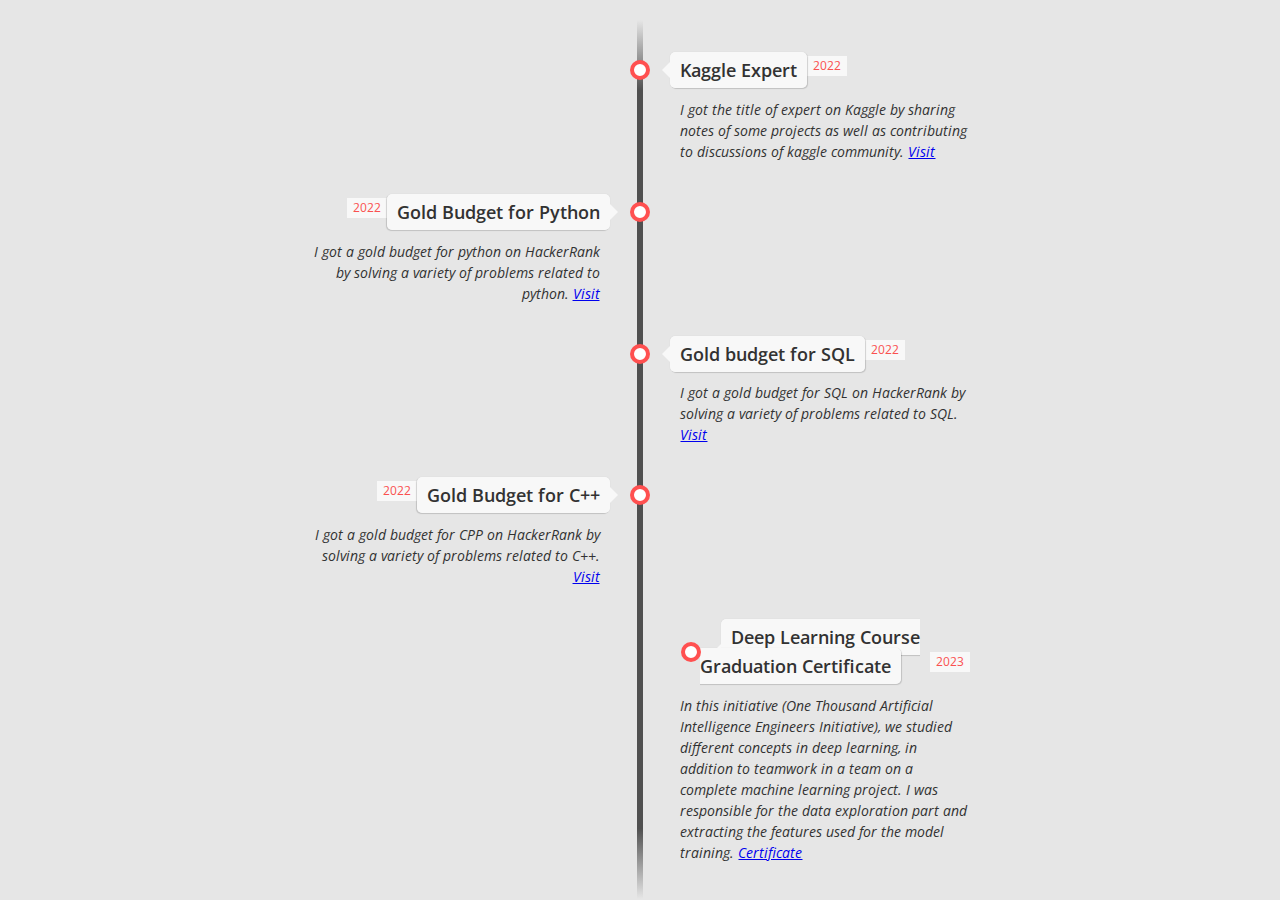
<file: index.html>
<html>
<head> 
	<title>Achievments</title>
<link rel='stylesheet' href = 'style.css'> 
<link rel="icon" type="image/x-icon" href="favicon.ico">
</head>
<body>
<link href='https://fonts.googleapis.com/css?family=Open+Sans:400,300,300italic,400italic,600,600italic,700,700italic' rel='stylesheet' type='text/css'>
  
<!-- The Timeline -->

<ul class="timeline">

	<!-- Item 1 -->
	<li>
		<div class="direction-r">
			<div class="flag-wrapper">
				<span class="flag">Kaggle Expert</span>
				<span class="time-wrapper"><span class="time">2022</span></span>
			</div>
			<div class="desc">I got the title of expert on Kaggle by sharing notes of some projects as well as contributing to discussions of kaggle community. <a href = "https://www.kaggle.com/andls555">Visit</a></div>
		</div>
	</li>
  
	<!-- Item 2 -->
	<li>
		<div class="direction-l">
			<div class="flag-wrapper">
				<span class="flag">Gold Budget for Python</span>
				<span class="time-wrapper"><span class="time">2022</span></span>
			</div>
			<div class="desc">I got a gold budget for python on HackerRank by solving a variety of problems related to python.
            <a href = "https://www.hackerrank.com/mohamed455?hr_r=1">Visit</a>
			</div>
		</div>
	</li>

	<!-- Item 3 -->
	<li>
		<div class="direction-r">
			<div class="flag-wrapper">
				<span class="flag">Gold budget for SQL</span>
				<span class="time-wrapper"><span class="time">2022</span></span>
			</div>
			<div class="desc">I got a gold budget for SQL on HackerRank by solving a variety of problems related to SQL.
            <a href = "https://www.hackerrank.com/mohamed455?hr_r=1">Visit</a>
			</div>
		</div>
	</li>
	<!-- Item 3 !-->
	<li>
		<div class="direction-l">
			<div class="flag-wrapper">
				<span class="flag">Gold Budget for C++</span>
				<span class="time-wrapper"><span class="time">2022</span></span>
			</div>
			<div class="desc">I got a gold budget for CPP on HackerRank by solving a variety of problems related to C++.
            <a href = "https://www.hackerrank.com/mohamed455?hr_r=1">Visit</a>
			</div>
		</div>
	</li>
	<!-- Item 4 -->
             <li>
		<div class="direction-r">
			<div class="flag-wrapper">
				<span class="flag">Deep Learning Course Graduation Certificate</span>
				<span class="time-wrapper"><span class="time">2023</span></span>
			</div>
			<div class="desc">In this initiative (One Thousand Artificial Intelligence Engineers Initiative), we studied different concepts in deep learning, in addition to teamwork in a team on a complete machine learning project. I was responsible for the data exploration part and extracting the features used for the model training.
            <a href = "https://drive.google.com/file/d/1XRBFucK48uBZG5_MasB3CyJKayBPuKv8/view?usp=sharing">Certificate</a>

			</div>
		</div>
	</li>


</ul>

</body>
</html>
</file>
<file: style.css>
body {  
  margin: 0;
  padding: 0;
  background: rgb(230,230,230);
  
  color: rgb(50,50,50);
  font-family: 'Open Sans', sans-serif;
  font-size: 112.5%;
  line-height: 1.6em;
}

/* ================ The Timeline ================ */

.timeline {
  position: relative;
  width: 660px;
  margin: 0 auto;
  margin-top: 20px;
  padding: 1em 0;
  list-style-type: none;
}

.timeline:before {
  position: absolute;
  left: 50%;
  top: 0;
  content: ' ';
  display: block;
  width: 6px;
  height: 100%;
  margin-left: -3px;
  background: rgb(80,80,80);
  background: -moz-linear-gradient(top, rgba(80,80,80,0) 0%, rgb(80,80,80) 8%, rgb(80,80,80) 92%, rgba(80,80,80,0) 100%);
  background: -webkit-gradient(linear, left top, left bottom, color-stop(0%,rgba(30,87,153,1)), color-stop(100%,rgba(125,185,232,1)));
  background: -webkit-linear-gradient(top, rgba(80,80,80,0) 0%, rgb(80,80,80) 8%, rgb(80,80,80) 92%, rgba(80,80,80,0) 100%);
  background: -o-linear-gradient(top, rgba(80,80,80,0) 0%, rgb(80,80,80) 8%, rgb(80,80,80) 92%, rgba(80,80,80,0) 100%);
  background: -ms-linear-gradient(top, rgba(80,80,80,0) 0%, rgb(80,80,80) 8%, rgb(80,80,80) 92%, rgba(80,80,80,0) 100%);
  background: linear-gradient(to bottom, rgba(80,80,80,0) 0%, rgb(80,80,80) 8%, rgb(80,80,80) 92%, rgba(80,80,80,0) 100%);
  
  z-index: 5;
}

.timeline li {
  padding: 1em 0;
}

.timeline li:after {
  content: "";
  display: block;
  height: 0;
  clear: both;
  visibility: hidden;
}

.direction-l {
  position: relative;
  width: 300px;
  float: left;
  text-align: right;
}

.direction-r {
  position: relative;
  width: 300px;
  float: right;
}

.flag-wrapper {
  position: relative;
  display: inline-block;
  
  text-align: center;
}

.flag {
  position: relative;
  display: inline;
  background: rgb(248,248,248);
  padding: 6px 10px;
  border-radius: 5px;
  
  font-weight: 600;
  text-align: left;
}

.direction-l .flag {
  -webkit-box-shadow: -1px 1px 1px rgba(0,0,0,0.15), 0 0 1px rgba(0,0,0,0.15);
  -moz-box-shadow: -1px 1px 1px rgba(0,0,0,0.15), 0 0 1px rgba(0,0,0,0.15);
  box-shadow: -1px 1px 1px rgba(0,0,0,0.15), 0 0 1px rgba(0,0,0,0.15);
}

.direction-r .flag {
  -webkit-box-shadow: 1px 1px 1px rgba(0,0,0,0.15), 0 0 1px rgba(0,0,0,0.15);
  -moz-box-shadow: 1px 1px 1px rgba(0,0,0,0.15), 0 0 1px rgba(0,0,0,0.15);
  box-shadow: 1px 1px 1px rgba(0,0,0,0.15), 0 0 1px rgba(0,0,0,0.15);
}

.direction-l .flag:before,
.direction-r .flag:before {
  position: absolute;
  top: 50%;
  right: -40px;
  content: ' ';
  display: block;
  width: 12px;
  height: 12px;
  margin-top: -10px;
  background: #fff;
  border-radius: 10px;
  border: 4px solid rgb(255,80,80);
  z-index: 10;
}

.direction-r .flag:before {
  left: -40px;
}

.direction-l .flag:after {
  content: "";
  position: absolute;
  left: 100%;
  top: 50%;
  height: 0;
  width: 0;
  margin-top: -8px;
  border: solid transparent;
  border-left-color: rgb(248,248,248);
  border-width: 8px;
  pointer-events: none;
}

.direction-r .flag:after {
  content: "";
  position: absolute;
  right: 100%;
  top: 50%;
  height: 0;
  width: 0;
  margin-top: -8px;
  border: solid transparent;
  border-right-color: rgb(248,248,248);
  border-width: 8px;
  pointer-events: none;
}

.time-wrapper {
  display: inline;
  
  line-height: 1em;
  font-size: 0.66666em;
  color: rgb(250,80,80);
  vertical-align: middle;
}

.direction-l .time-wrapper {
  float: left;
}

.direction-r .time-wrapper {
  float: right;
}

.time {
  display: inline-block;
  padding: 4px 6px;
  background: rgb(248,248,248);
}

.desc {
  margin: 1em 0.75em 0 0;
  
  font-size: 0.77777em;
  font-style: italic;
  line-height: 1.5em;
}

.direction-r .desc {
  margin: 1em 0 0 0.75em;
}

/* ================ Timeline Media Queries ================ */

@media screen and (max-width: 660px) {

.timeline {
  width: 100%;
  padding: 4em 0 1em 0;
}

.timeline li {
  padding: 2em 0;
}

.direction-l,
.direction-r {
  float: none;
  width: 100%;

  text-align: center;
}

.flag-wrapper {
  text-align: center;
}

.flag {
  background: rgb(255,255,255);
  z-index: 15;
}

.direction-l .flag:before,
.direction-r .flag:before {
  position: absolute;
  top: -30px;
  left: 50%;
  content: ' ';
  display: block;
  width: 12px;
  height: 12px;
  margin-left: -9px;
  background: #fff;
  border-radius: 10px;
  border: 4px solid rgb(255,80,80);
  z-index: 10;
}

.direction-l .flag:after,
.direction-r .flag:after {
  content: "";
  position: absolute;
  left: 50%;
  top: -8px;
  height: 0;
  width: 0;
  margin-left: -8px;
  border: solid transparent;
  border-bottom-color: rgb(255,255,255);
  border-width: 8px;
  pointer-events: none;
}

.time-wrapper {
  display: block;
  position: relative;
  margin: 4px 0 0 0;
  z-index: 14;
}

.direction-l .time-wrapper {
  float: none;
}

.direction-r .time-wrapper {
  float: none;
}

.desc {
  position: relative;
  margin: 1em 0 0 0;
  padding: 1em;
  background: rgb(245,245,245);
  -webkit-box-shadow: 0 0 1px rgba(0,0,0,0.20);
  -moz-box-shadow: 0 0 1px rgba(0,0,0,0.20);
  box-shadow: 0 0 1px rgba(0,0,0,0.20);
  
  z-index: 15;
}

.direction-l .desc,
.direction-r .desc {
  position: relative;
  margin: 1em 1em 0 1em;
  padding: 1em;
  
  z-index: 15;
}

}

@media screen and (min-width: 400px ?? max-width: 660px) {

.direction-l .desc,
.direction-r .desc {
  margin: 1em 4em 0 4em;
}

}
</file>
